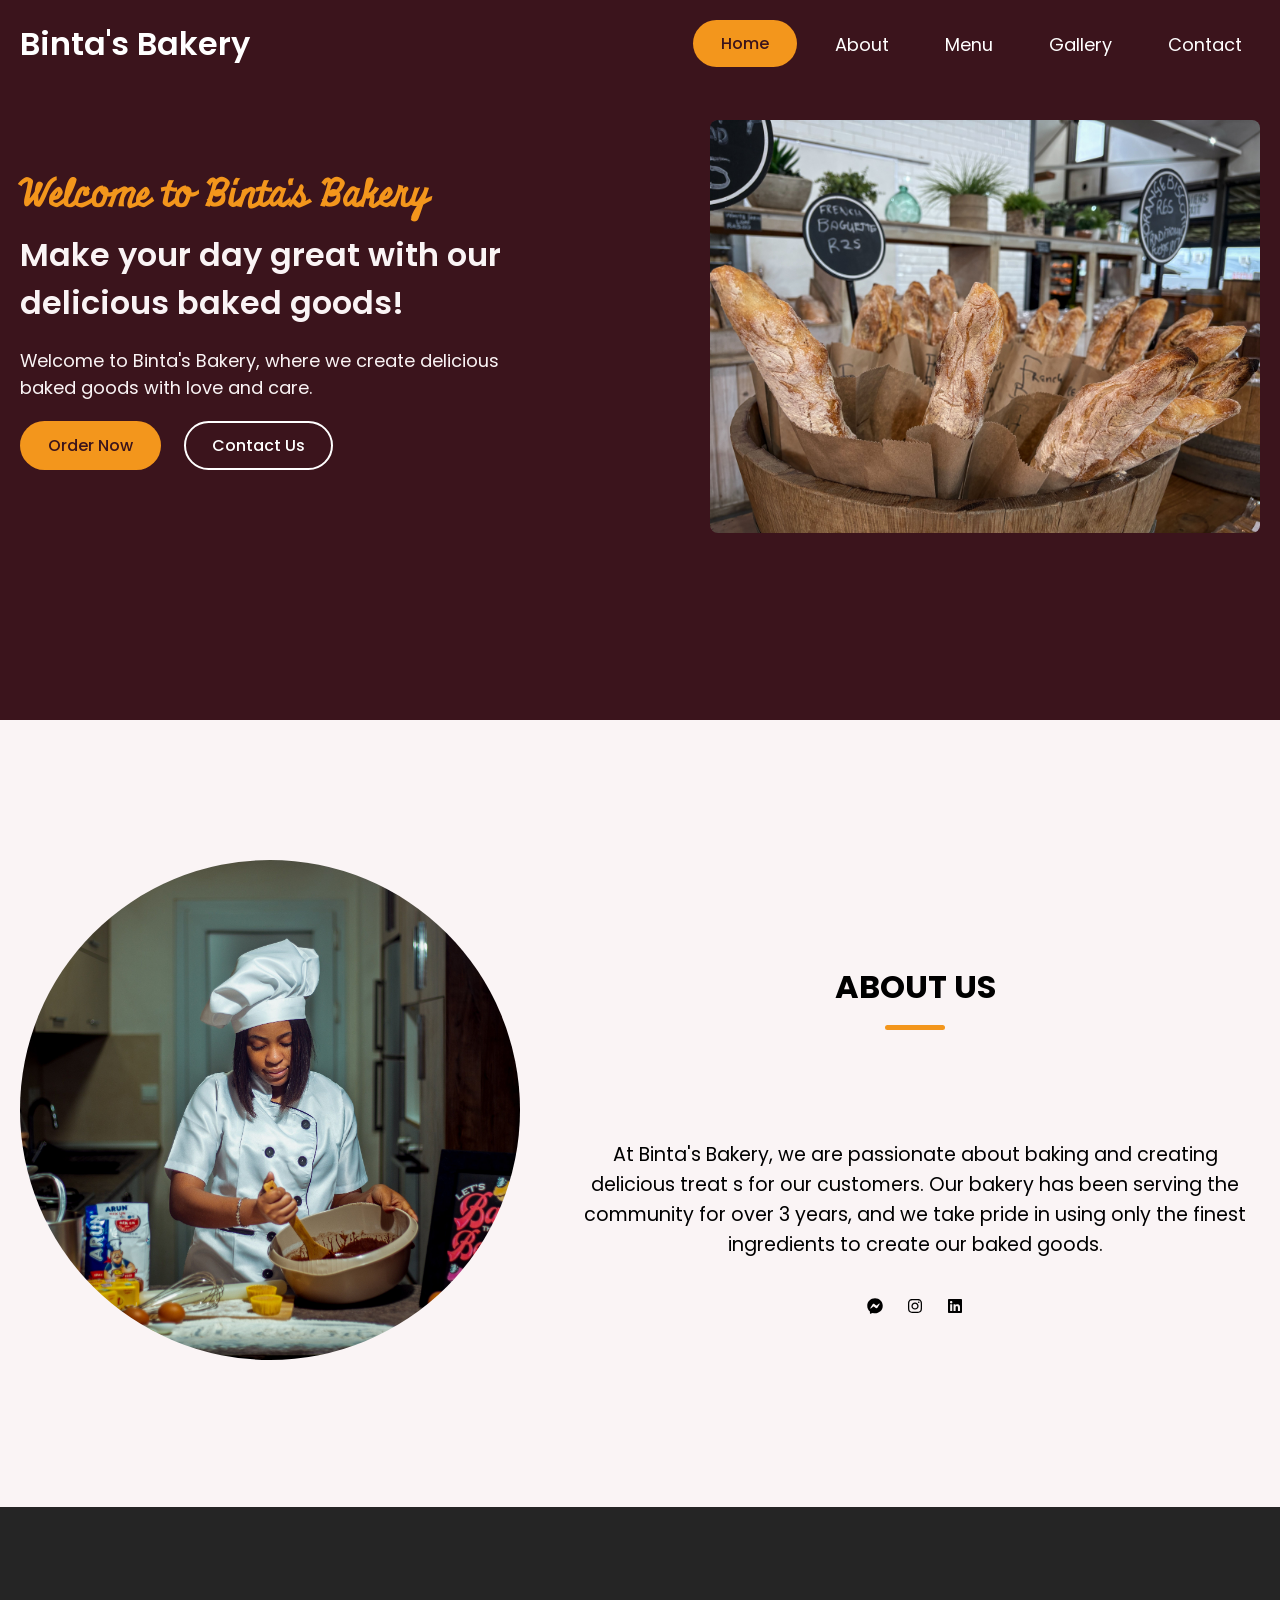
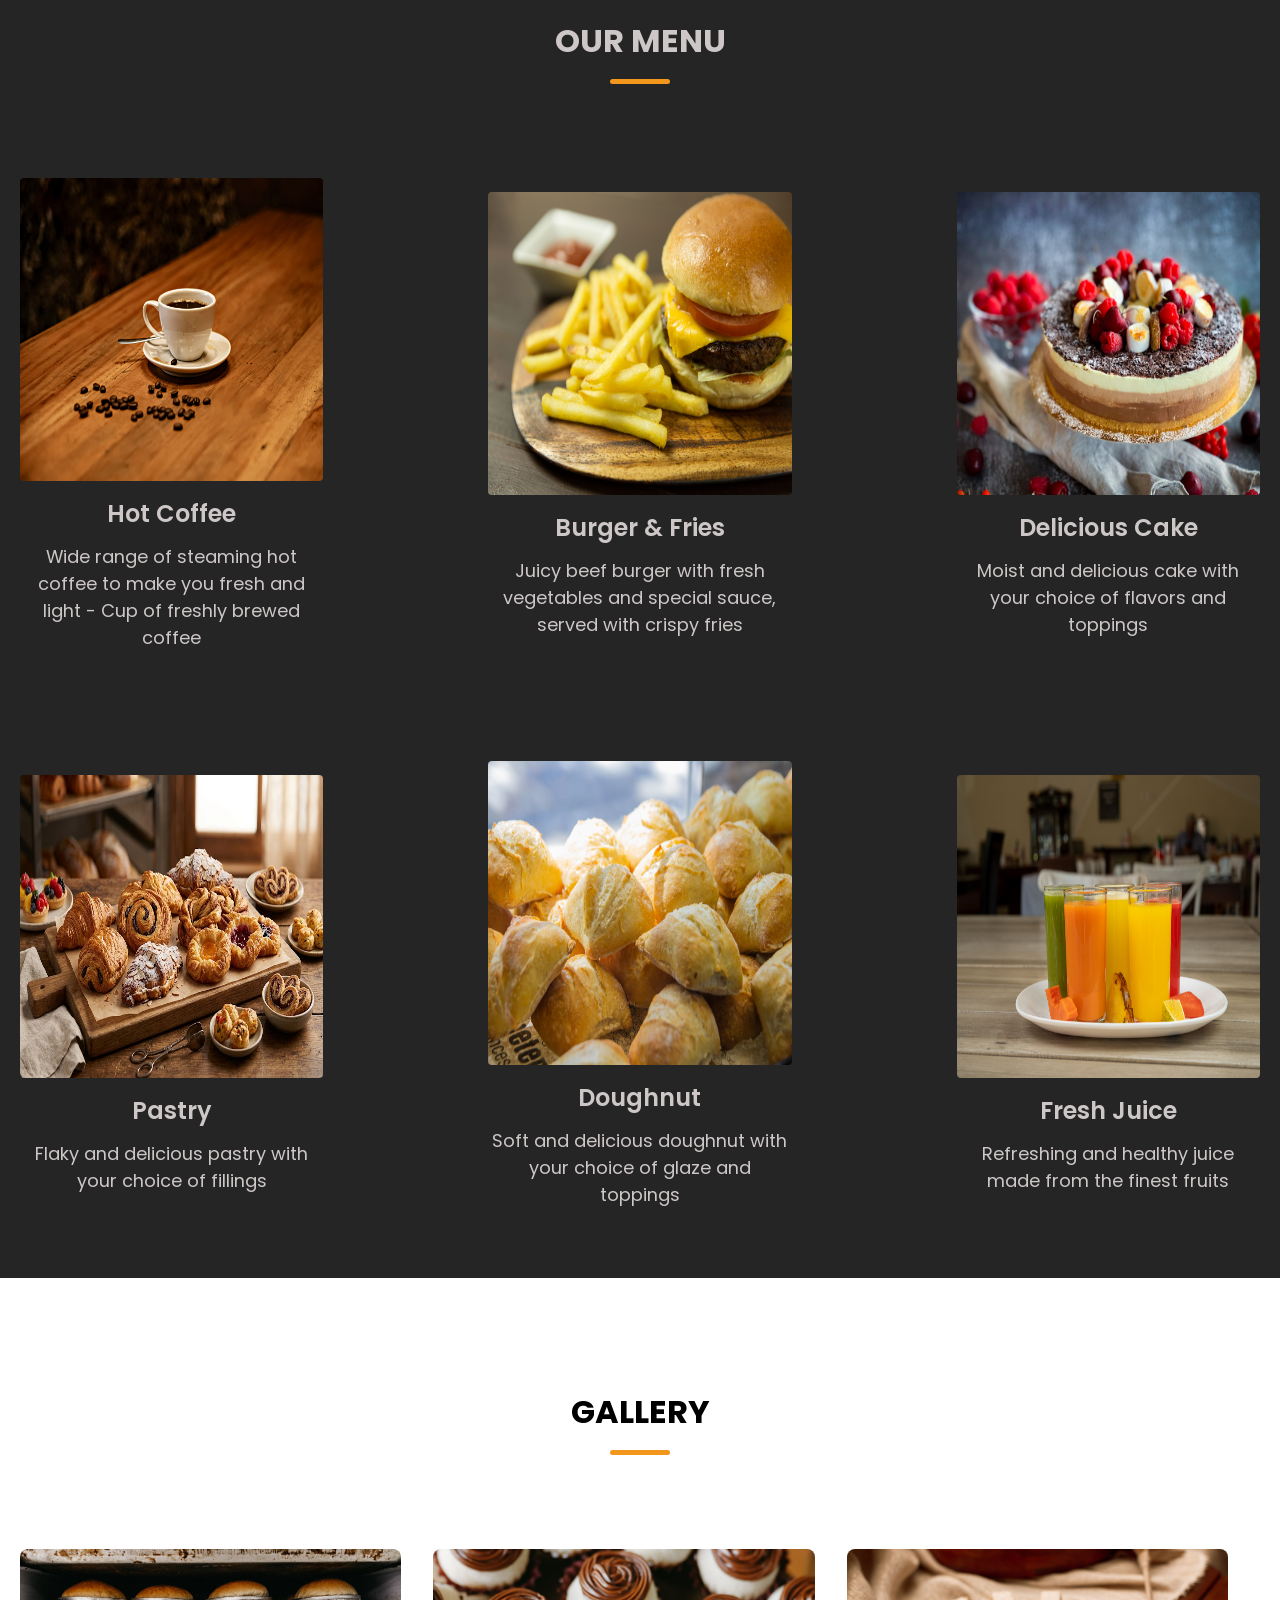
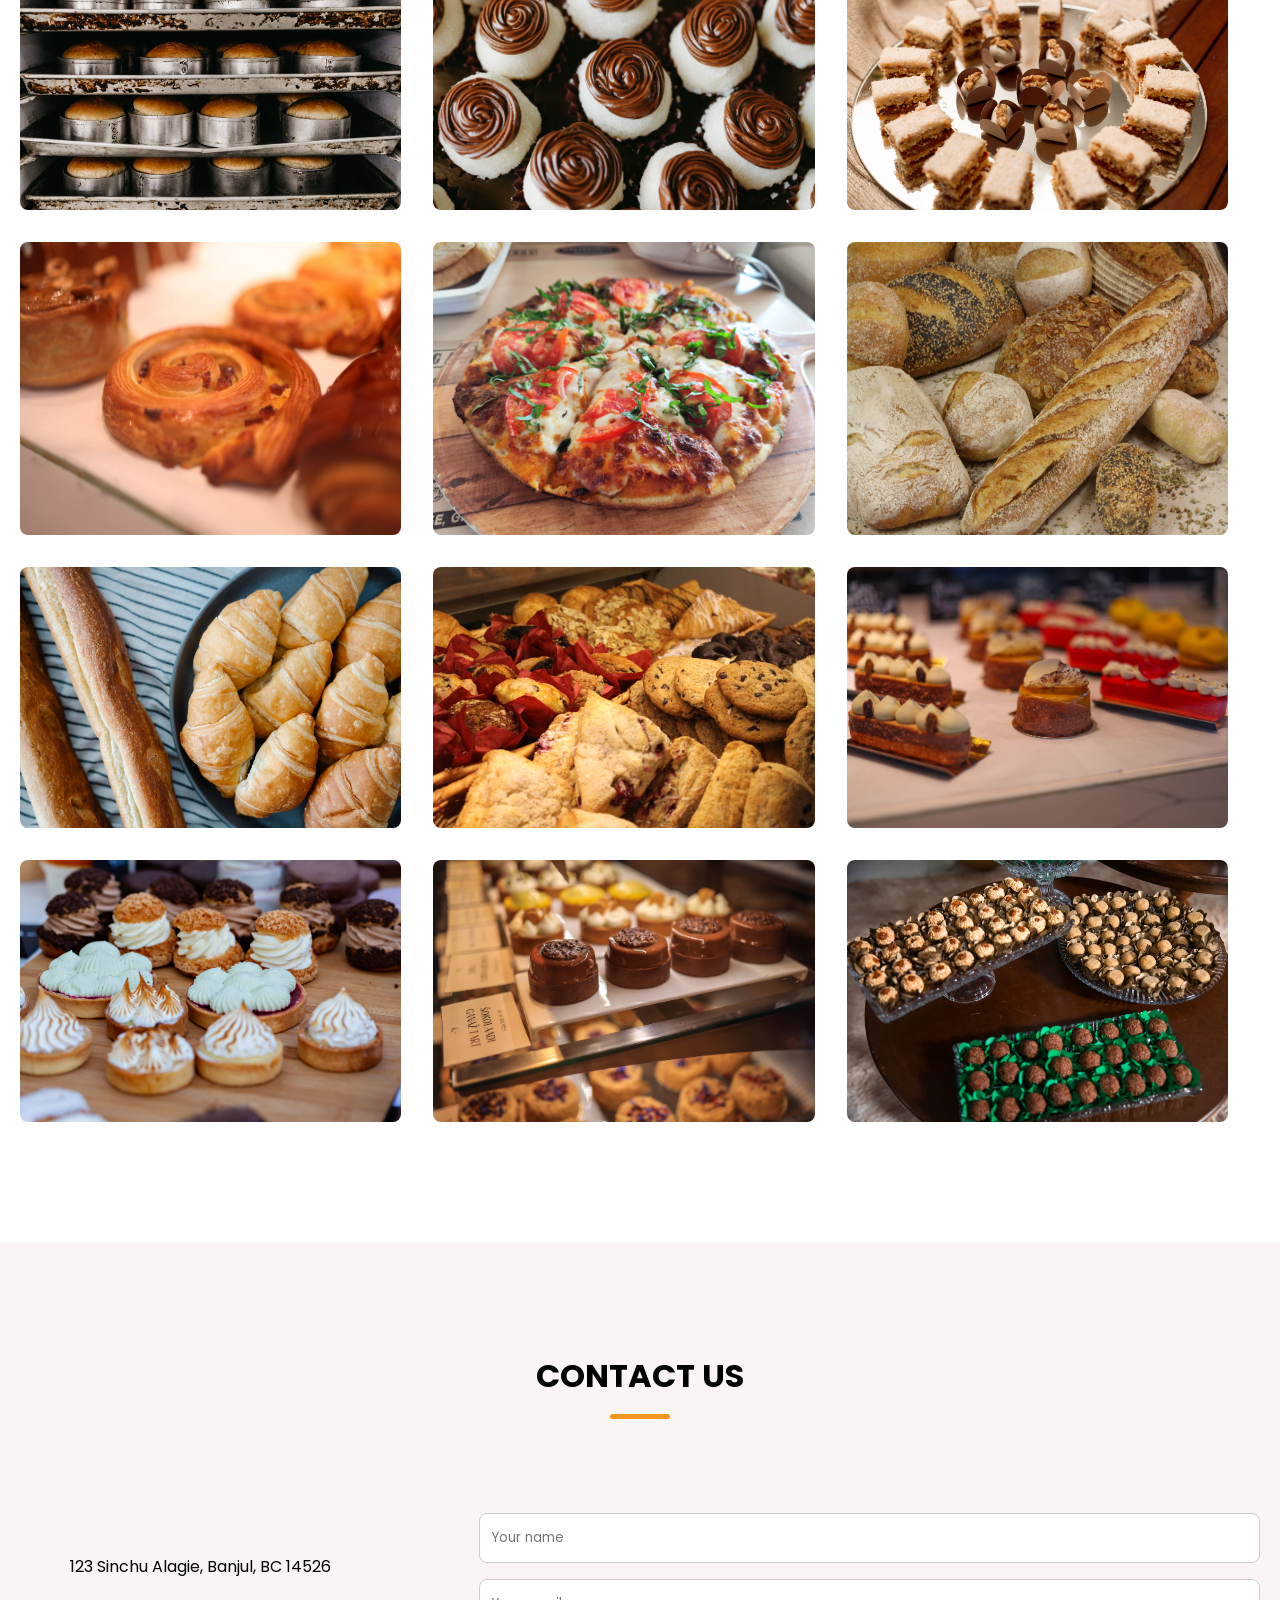
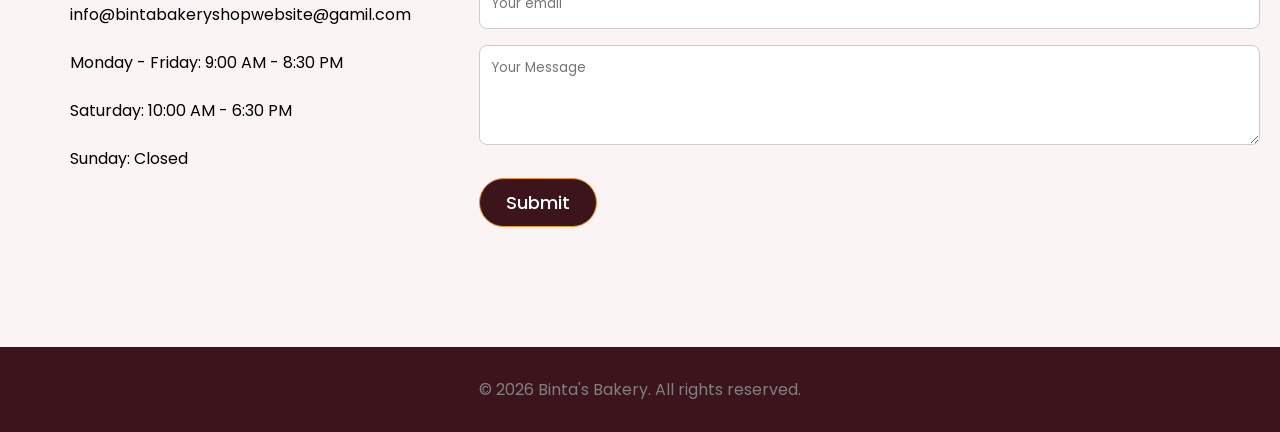
<file: index.html>
<!DOCTYPE html>
<html lang="en">

<head>
    <meta charset="UTF-8">
    <meta name="viewport" content="width=device-width, initial-scale=1.0">
    <title>Binta's Bakery</title>
    <link rel="stylesheet" href="./style.css">
</head>

<body>
    <header>

        <nav class="navbar" class="section-content">
            <h1 class="nav-logo">Binta's Bakery</h1>
            <ul class="nav-menu">
                <li class="nav-item">
                    <a href="#home" class="home">Home</a>
                </li>
                <li class="nav-item">
                    <a href="#about" class="nav-link">About</a>
                </li>
                <li class="nav-item">
                    <a href="#menu" class="nav-link">Menu</a>
                </li>
                <li class="nav-item">
                    <a href="#gallery" class="nav-link">Gallery</a>
                </li>
                <li class="nav-item">
                    <a href="#contact" class="nav-link">Contact</a>
                </li>

            </ul>
        </nav>
    </header>

    <main>
        <div class="hero-section" id="home">
            <div class="section-content">
                <div class="hero-details">
                    <h1 class="title">Welcome to Binta's Bakery</h1>
                    <h2 class="subtitle">Make your day great with our delicious baked goods!</h2>
                    <p class="description">Welcome to Binta's Bakery, where we create delicious baked goods with love
                        and care.</p>

                    <div class="buttons">
                        <a href="#" class="button order-now">Order Now</a>
                        <a href="#" class="button contact-us">Contact Us</a>
                    </div>
                </div>
                <div class="hero-image-wrapper">
                    <img src="./image/bread-30826793.jpg" alt="Binta's Bakery" class="hero-image">
                </div>

            </div>
        </div>

        <!-- About Section -->
        <section class="about-section" id="about">
            <div class="section-content">
                <div class="about-image-wrapper">
                    <img src="./image/about.jpg" alt="About Binta's Bakery" class="about-image">
                </div>
                <div class="about-details">
                    <h2 class="section-title">About Us</h2>
                    <div class="underline"></div>
                    <p class="text">At Binta's Bakery, we are passionate about baking and creating
                        delicious treat s for our customers. Our bakery has been serving the community for over 3 years,
                        and we take pride in using only the finest ingredients to create our baked goods.</p>

                    <div class="social-link-list">
                        <a href="http://www.facebook.com/eliyasu.jogojallow.3/" class="social-link" target="_blank"><img
                                src="facebook-messenger-brands-solid-full.svg" alt="Facebook" height="20px"></a>
                        <a href="http://www.instagram.com/jogojalloweliyasu/" class="social-link" target="_blank"><img
                                src="instagram-brands-solid-full.svg" alt="Instagram" height="20px"></a>
                        <a href="http://www.linkedin.com/in/eliyasujallow/" class="social-link" target="_blank"><img
                                src="linkedin-brands-solid-full.svg" alt="Linkedin" height="20px" color="white"></a>
                    </div>
                </div>
            </div>
        </section>
        <!-- menu section -->
        <section class="menu-section" id="menu">
            <h2 class="section-title">Our Menu</h2>
            <div class="underline"></div>
            <div class="section-content">
                <ul class="menu-list">
                    <li class="menu-item">
                        <img src="./image/cofee.jpg" alt="Hot Coffee" class="menu-image">
                        <div class="menu-details">
                            <h3 class="name">Hot Coffee</h3>
                            <p class="text">Wide range of steaming hot coffee to make you fresh and light - Cup of
                                freshly brewed coffee</p>
                        </div>
                    </li>
                    <li class="menu-item">
                        <img src="./image/bueger1.jpg" alt="Burger" class="menu-image">
                        <div class="menu-details">
                            <h3 class="name">Burger & Fries</h3>
                            <p class="text">Juicy beef burger with fresh vegetables and special sauce, served with
                                crispy fries</p>
                        </div>
                    </li>

                    <li class="menu-item">
                        <img src="./image/cake2.jpg" alt="Cake" class="menu-image">
                        <div class="menu-details">
                            <h3 class="name">Delicious Cake</h3>
                            <p class="text">Moist and delicious cake with your choice of flavors and toppings</p>
                        </div>
                    </li>
                    <li class="menu-item">
                        <img src="./image/pastry.jpg" alt="Pastry" class="menu-image">
                        <div class="menu-details">
                            <h3 class="name">Pastry</h3>
                            <p class="text">Flaky and delicious pastry with your choice of fillings</p>
                        </div>
                    </li>
                    <li class="menu-item">
                        <img src="./image/doughnut.jpg" alt="Doughnut" class="menu-image">
                        <div class="menu-details">
                            <h3 class="name">Doughnut</h3>
                            <p class="text">Soft and delicious doughnut with your choice of glaze and toppings</p>
                        </div>
                    </li>
                    <li class="menu-item">
                        <img src="./image/juice.jpg" alt="Juice" class="menu-image">
                        <div class="menu-details">
                            <h3 class="name">Fresh Juice</h3>
                            <p class="text">Refreshing and healthy juice made from the finest fruits</p>
                        </div>
                    </li>

                </ul>

            </div>

        </section>
        <!-- gallery -->
        <section class="gallery-section" id="gallery">
            <h2 class="section-title">Gallery</h2>
            <div class="underline"></div>
            <div class="section-content">
                <ul class="gallery-list">
                    <li class="gallery-item">
                        <img src="./image/bread2.jpg" alt="Gallery" class="gallery-image">
                    </li>
                    <li class="gallery-item">
                        <img src="./image/cup-cake.jpg" alt="Gallery" class="gallery-image">
                    </li>
                    <li class="gallery-item">
                        <img src="./image/cake1.jpg" alt="Gallery" class="gallery-image">
                    </li>
                    <li class="gallery-item">
                        <img src="./image/doughnut3.jpg" alt="Gallery" class="gallery-image">
                    </li>
                    <li class="gallery-item">
                        <img src="./image/pizzer.jpg" alt="Gallery" class="gallery-image">
                    </li>
                    <li class="gallery-item">
                        <img src="./image/loca.jpg" alt="Gallery" class="gallery-image">
                    </li>
                    <li class="gallery-item">
                        <img src="./image/doughnut2.jpg" alt="Gallery" class="gallery-image">
                    </li>
                    <li class="gallery-item">
                        <img src="./image/cukies.jpg" alt="Gallery" class="gallery-image">
                    </li>
                    <li class="gallery-item">
                        <img src="./image/cup-cake4.jpg" alt="Gallery" class="gallery-image">
                    </li>
                    <li class="gallery-item">
                        <img src="./image/cup-cake1.jpg" alt="Gallery" class="gallery-image">
                    </li>
                    <li class="gallery-item">
                        <img src="./image/cup-cake5.jpg" alt="Gallery" class="gallery-image">
                    </li>
                    <li class="gallery-item">
                        <img src="./image/cup-cake6.jpg" alt="Gallery" class="gallery-image">
                    </li>

                </ul>
            </div>
        </section>
        <!-- content -->

        <section class="contact-section sect" id="contact">
            <h2 class="section-title">Contact Us</h2>
            <div class="underline"></div>
            <div class="section-content">
                <ul class="contact-info-list">
                    <li class="contact-info">
                        <i class="fa-solid fa-location-crosshais"></i>
                        <p>123 Sinchu Alagie, Banjul, BC 14526</p>
                    </li>
                    <li class="contact-info">
                        <i class="fa-solid fa-envelope"></i>
                        <p>info@bintabakeryshopwebsite@gamil.com</p>
                    </li>
                    <li class="contact-info">
                        <i class="fa-regular fa-clock"></i>
                        <p>Monday - Friday: 9:00 AM - 8:30 PM</p>
                    </li>
                    <li class="contact-info">
                        <i class="fa-regular fa-clock"></i>
                        <p>Saturday: 10:00 AM - 6:30 PM</p>
                    </li>
                    <li class="contact-info">
                        <i class="fa-regular fa-clock"></i>
                        <p>Sunday: Closed</p>
                    </li>
                </ul>
                <form action="#" class="contact-form">
                    <input type="text" placeholder="Your name" class="form-input">
                    <input type="email" placeholder="Your email" class="form-input">
                    <textarea placeholder="Your Message" class="form-input" required></textarea>
                    <button class="submit-button">Submit</button>
                </form>
            </div>

        </section>

    </main>

    <footer>
        <p>&copy; 2026 Binta's Bakery. All rights reserved.</p>
    </footer>
</body>

</html>
</file>
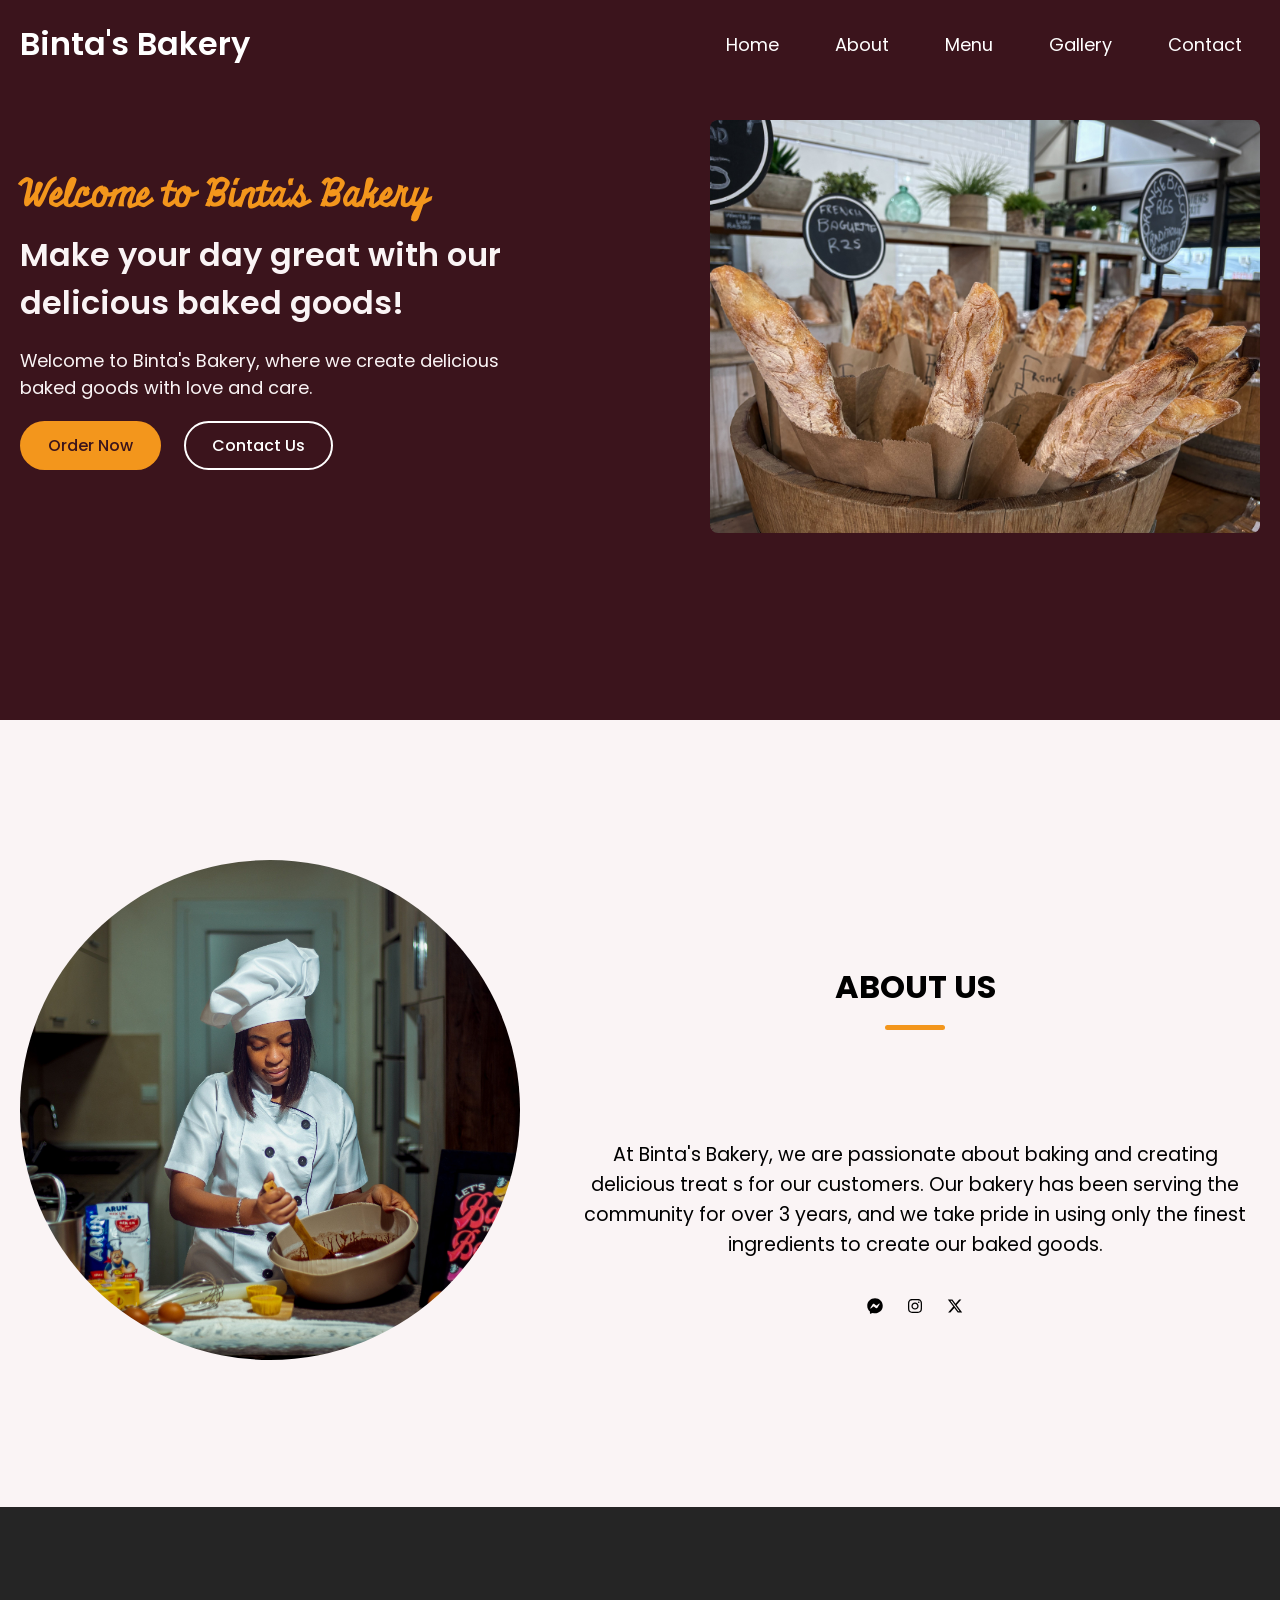
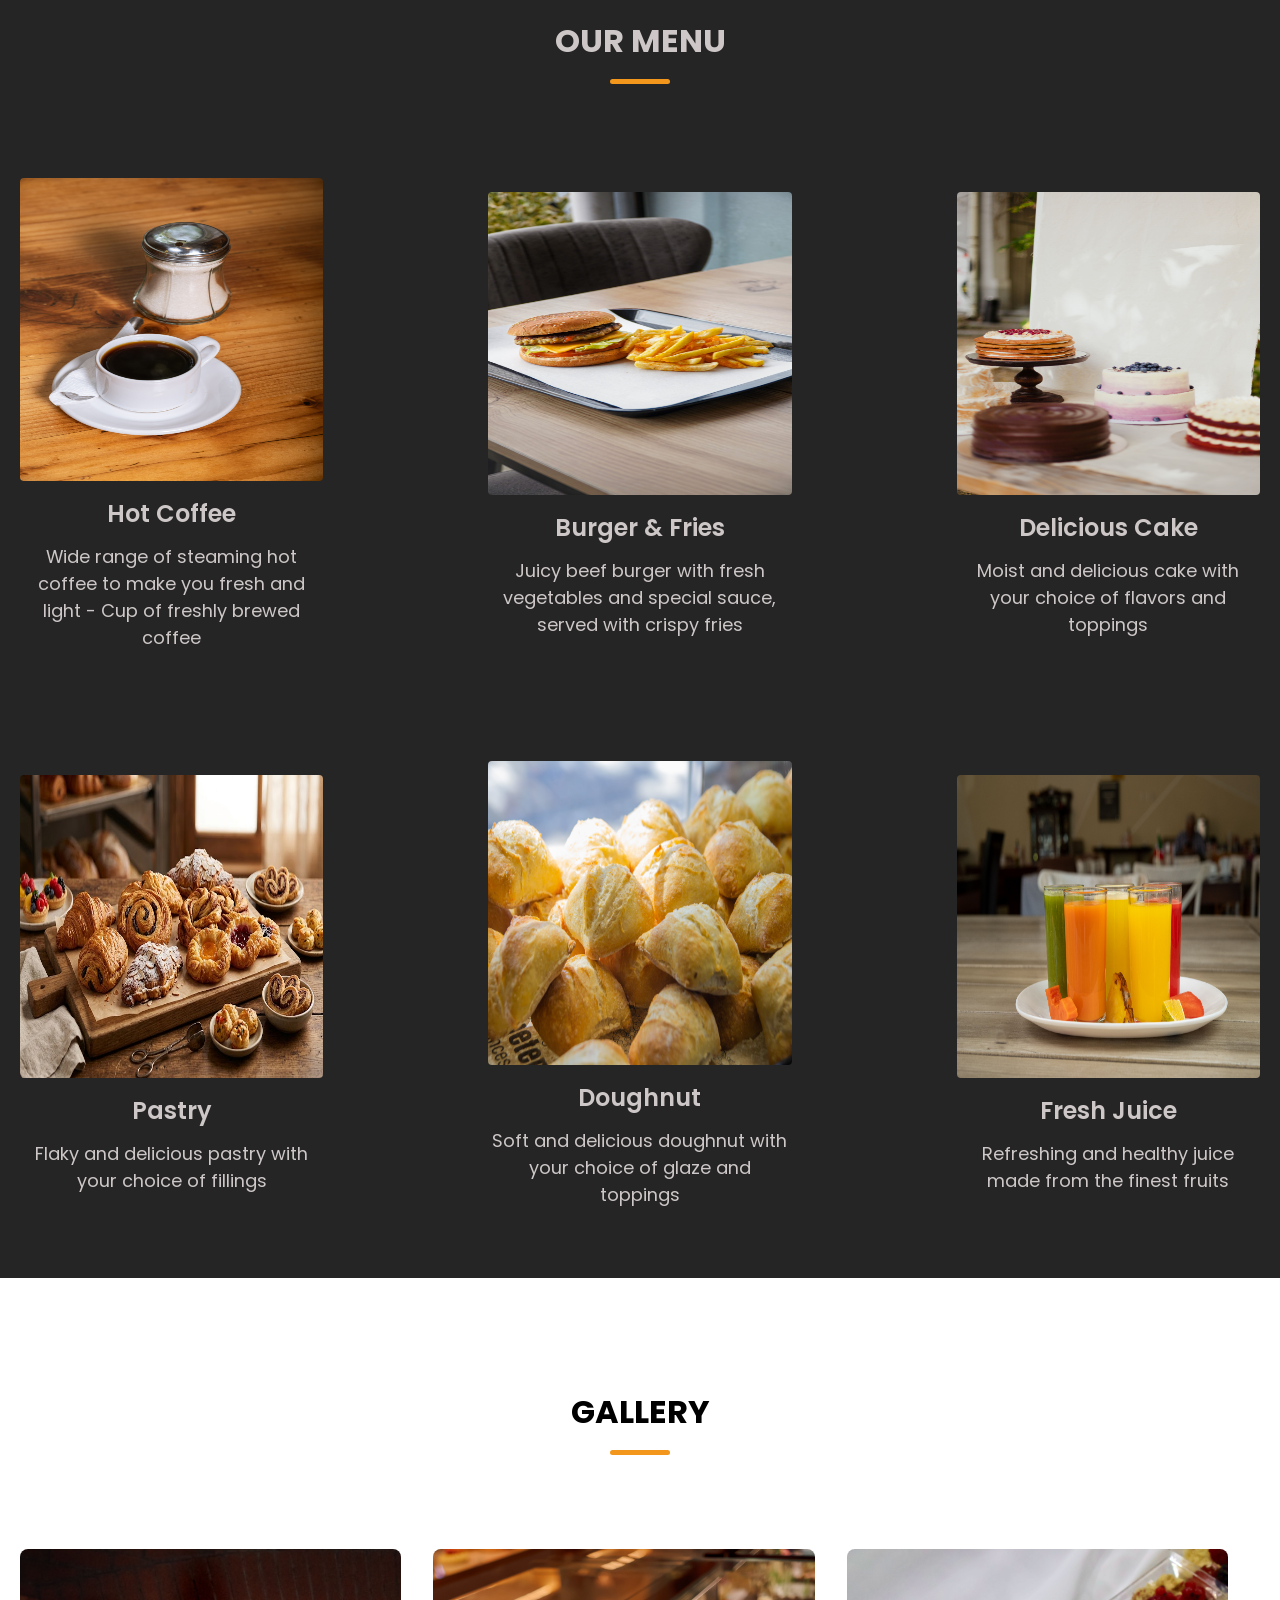
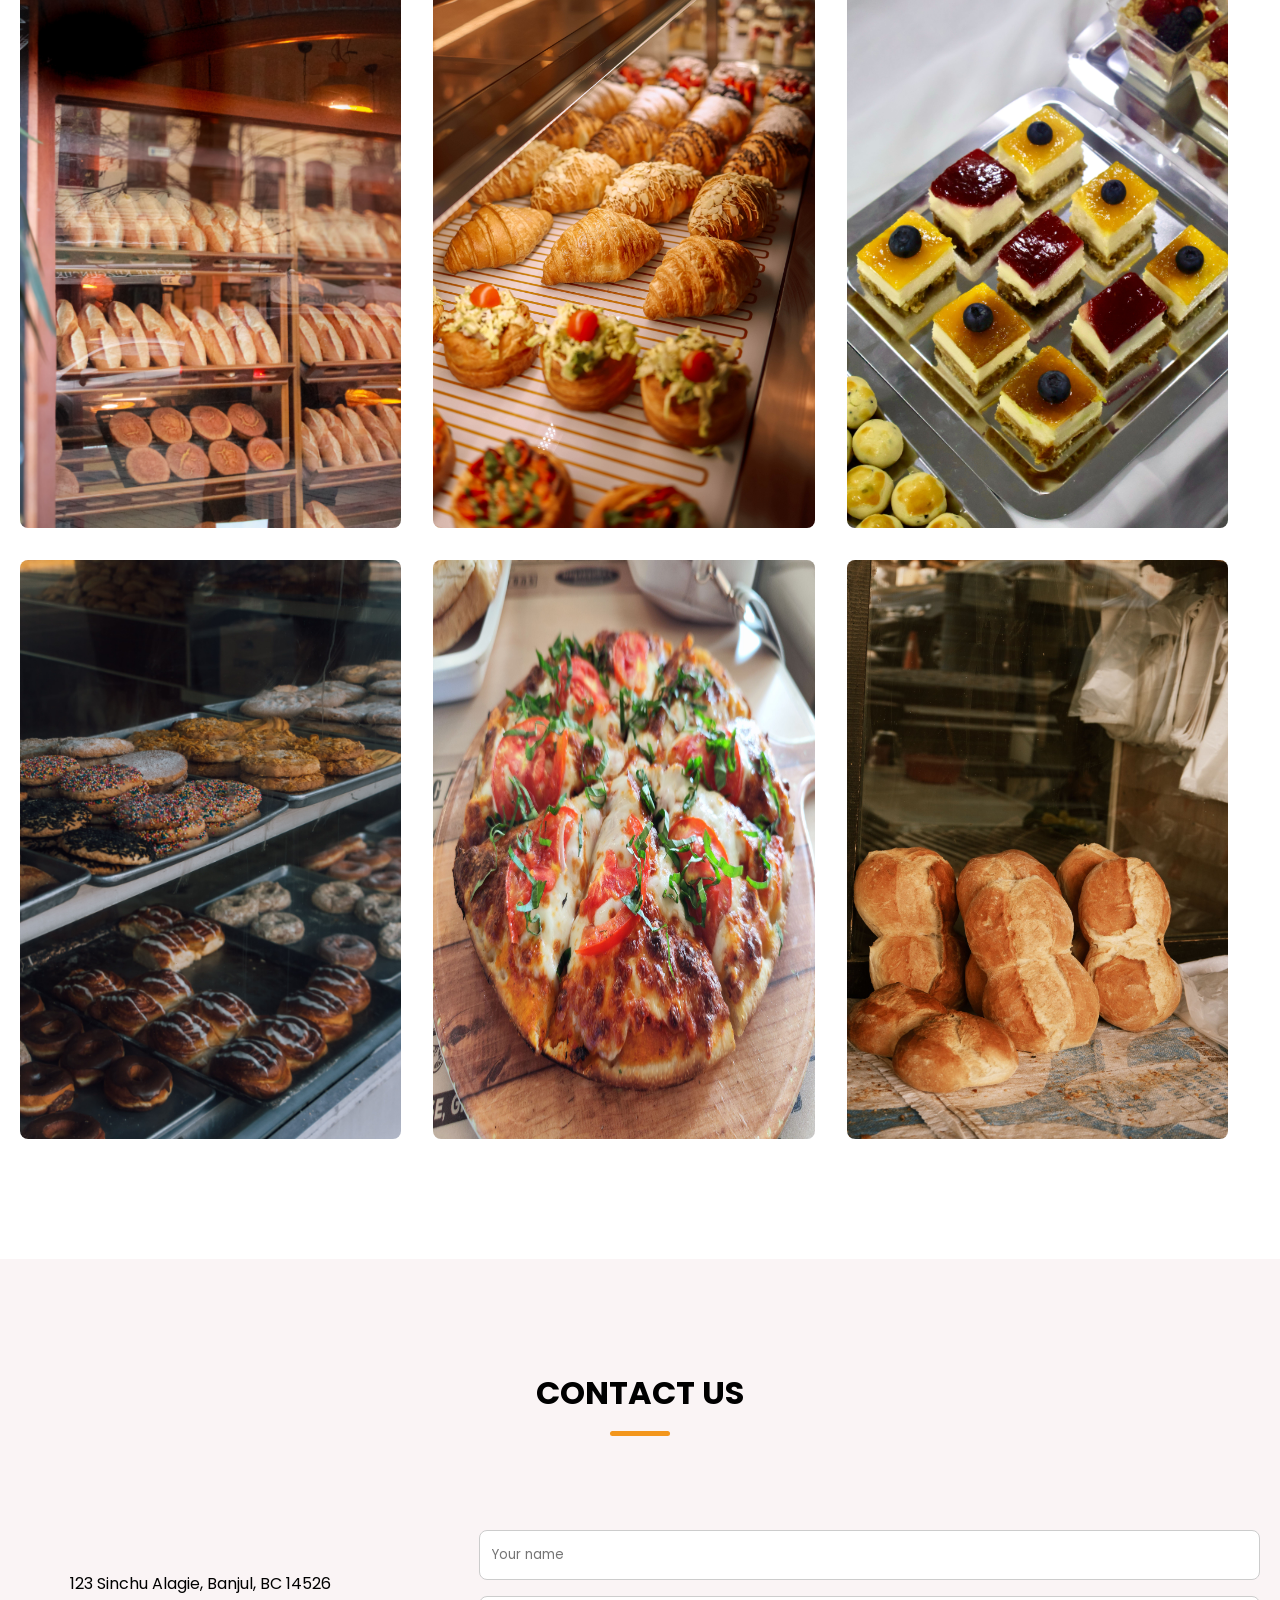
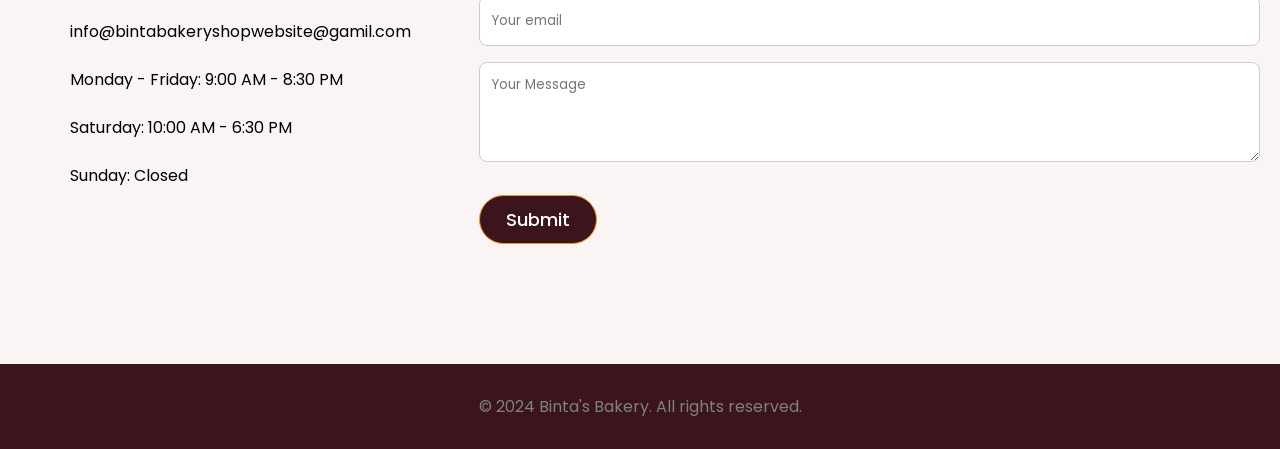
<file: indext - Copy.html>
<!DOCTYPE html>
<html lang="en">

<head>
    <meta charset="UTF-8">
    <meta name="viewport" content="width=device-width, initial-scale=1.0">
    <title>Binta's Bakery</title>
    <link rel="stylesheet" href="style.css">
</head>

<body>
    <header>

        <nav class="navbar" class="section-content">
            <h1 class="nav-logo">Binta's Bakery</h1>
            <ul class="nav-menu">
                <li class="nav-item">
                    <a href="#home" class="nav-link">Home</a>
                </li>
                <li class="nav-item">
                    <a href="#about" class="nav-link">About</a>
                </li>
                <li class="nav-item">
                    <a href="#menu" class="nav-link">Menu</a>
                </li>
                <li class="nav-item">
                    <a href="#gallery" class="nav-link">Gallery</a>
                </li>
                <li class="nav-item">
                    <a href="#contact" class="nav-link">Contact</a>
                </li>

            </ul>
        </nav>
    </header>

    <main>
        <div class="hero-section" id="home">
            <div class="section-content">
                <div class="hero-details">
                    <h1 class="title">Welcome to Binta's Bakery</h1>
                    <h2 class="subtitle">Make your day great with our delicious baked goods!</h2>
                    <p class="description">Welcome to Binta's Bakery, where we create delicious baked goods with love
                        and care.</p>

                    <div class="buttons">
                        <a href="#" class="button order-now">Order Now</a>
                        <a href="#" class="button contact-us">Contact Us</a>
                    </div>
                </div>
                <div class="hero-image-wrapper">
                    <img src="image/bread-30826793.jpg" alt="Binta's Bakery" class="hero-image">
                </div>

            </div>
        </div>

        <!-- About Section -->
        <section class="about-section" id="about">
            <div class="section-content">
                <div class="about-image-wrapper">
                    <img src="image/about.jpg" alt="About Binta's Bakery" class="about-image">
                </div>
                <div class="about-details">
                    <h2 class="section-title">About Us</h2>
                    <div class="underline"></div>
                    <p class="text">At Binta's Bakery, we are passionate about baking and creating
                        delicious treat s for our customers. Our bakery has been serving the community for over 3 years,
                        and we take pride in using only the finest ingredients to create our baked goods.</p>

                    <div class="social-link-list">
                        <a href="#" class="social-link"><img src="facebook-messenger-brands-solid-full.svg"
                                alt="Facebook" height="20px"></a>
                        <a href="#" class="social-link"><img src="instagram-brands-solid-full.svg" alt="Instagram"
                                height="20px"></a>
                        <a href="#" class="social-link"><img src="x-twitter-brands-solid-full.svg" alt="Twitter"
                                height="20px" color="white"></a>
                    </div>
                </div>
            </div>
        </section>
        <!-- menu section -->
        <section class="menu-section" id="menu">
            <h2 class="section-title">Our Menu</h2>
            <div class="underline"></div>
            <div class="section-content">
                <ul class="menu-list">
                    <li class="menu-item">
                        <img src="image/coffee.jpg" alt="Hot Coffee" class="menu-image">
                        <div class="menu-details">
                            <h3 class="name">Hot Coffee</h3>
                            <p class="text">Wide range of steaming hot coffee to make you fresh and light - Cup of
                                freshly brewed coffee</p>
                        </div>
                    </li>
                    <li class="menu-item">
                        <img src="image/burger-with-chips.jpg" alt="Burger" class="menu-image">
                        <div class="menu-details">
                            <h3 class="name">Burger & Fries</h3>
                            <p class="text">Juicy beef burger with fresh vegetables and special sauce, served with
                                crispy fries</p>
                        </div>
                    </li>

                    <li class="menu-item">
                        <img src="image/birthday-cake.jpg" alt="Cake" class="menu-image">
                        <div class="menu-details">
                            <h3 class="name">Delicious Cake</h3>
                            <p class="text">Moist and delicious cake with your choice of flavors and toppings</p>
                        </div>
                    </li>
                    <li class="menu-item">
                        <img src="image/pastry.jpg" alt="Pastry" class="menu-image">
                        <div class="menu-details">
                            <h3 class="name">Pastry</h3>
                            <p class="text">Flaky and delicious pastry with your choice of fillings</p>
                        </div>
                    </li>
                    <li class="menu-item">
                        <img src="image/doughnut.jpg" alt="Doughnut" class="menu-image">
                        <div class="menu-details">
                            <h3 class="name">Doughnut</h3>
                            <p class="text">Soft and delicious doughnut with your choice of glaze and toppings</p>
                        </div>
                    </li>
                    <li class="menu-item">
                        <img src="image/juice.jpg" alt="Juice" class="menu-image">
                        <div class="menu-details">
                            <h3 class="name">Fresh Juice</h3>
                            <p class="text">Refreshing and healthy juice made from the finest fruits</p>
                        </div>
                    </li>

                </ul>

            </div>

        </section>
        <!-- gallery -->
        <section class="gallery-section" id="gallery">
            <h2 class="section-title">Gallery</h2>
            <div class="underline"></div>
            <div class="section-content">
                <ul class="gallery-list">
                    <li class="gallery-item">
                        <img src="image/bakery.jpg" alt="Gallery" class="gallery-image">
                    </li>
                    <li class="gallery-item">
                        <img src="image/bread.jpg" alt="Gallery" class="gallery-image">
                    </li>
                    <li class="gallery-item">
                        <img src="image/cake.jpg" alt="Gallery" class="gallery-image">
                    </li>
                    <li class="gallery-item">
                        <img src="image/pastry1.jpg" alt="Gallery" class="gallery-image">
                    </li>
                    <li class="gallery-item">
                        <img src="image/pizzer.jpg" alt="Gallery" class="gallery-image">
                    </li>
                    <li class="gallery-item">
                        <img src="image/local-bread.jpg" alt="Gallery" class="gallery-image">
                    </li>

                </ul>
            </div>
        </section>
        <!-- content -->

        <section class="contact-section sect" id="contact">
            <h2 class="section-title">Contact Us</h2>
            <div class="underline"></div>
            <div class="section-content">
                <ul class="contact-info-list">
                    <li class="contact-info">
                        <i class="fa-solid fa-location-crosshais"></i>
                        <p>123 Sinchu Alagie, Banjul, BC 14526</p>
                    </li>
                    <li class="contact-info">
                        <i class="fa-solid fa-envelope"></i>
                        <p>info@bintabakeryshopwebsite@gamil.com</p>
                    </li>
                    <li class="contact-info">
                        <i class="fa-regular fa-clock"></i>
                        <p>Monday - Friday: 9:00 AM - 8:30 PM</p>
                    </li>
                    <li class="contact-info">
                        <i class="fa-regular fa-clock"></i>
                        <p>Saturday: 10:00 AM - 6:30 PM</p>
                    </li>
                    <li class="contact-info">
                        <i class="fa-regular fa-clock"></i>
                        <p>Sunday: Closed</p>
                    </li>
                </ul>
                <form action="#" class="contact-form">
                    <input type="text" placeholder="Your name" class="form-input">
                    <input type="email" placeholder="Your email" class="form-input">
                    <textarea placeholder="Your Message" class="form-input" required></textarea>
                    <button class="submit-button">Submit</button>
                </form>
            </div>

        </section>

    </main>

    <footer>
        <p>&copy; 2024 Binta's Bakery. All rights reserved.</p>
    </footer>
</body>

</html>
</file>
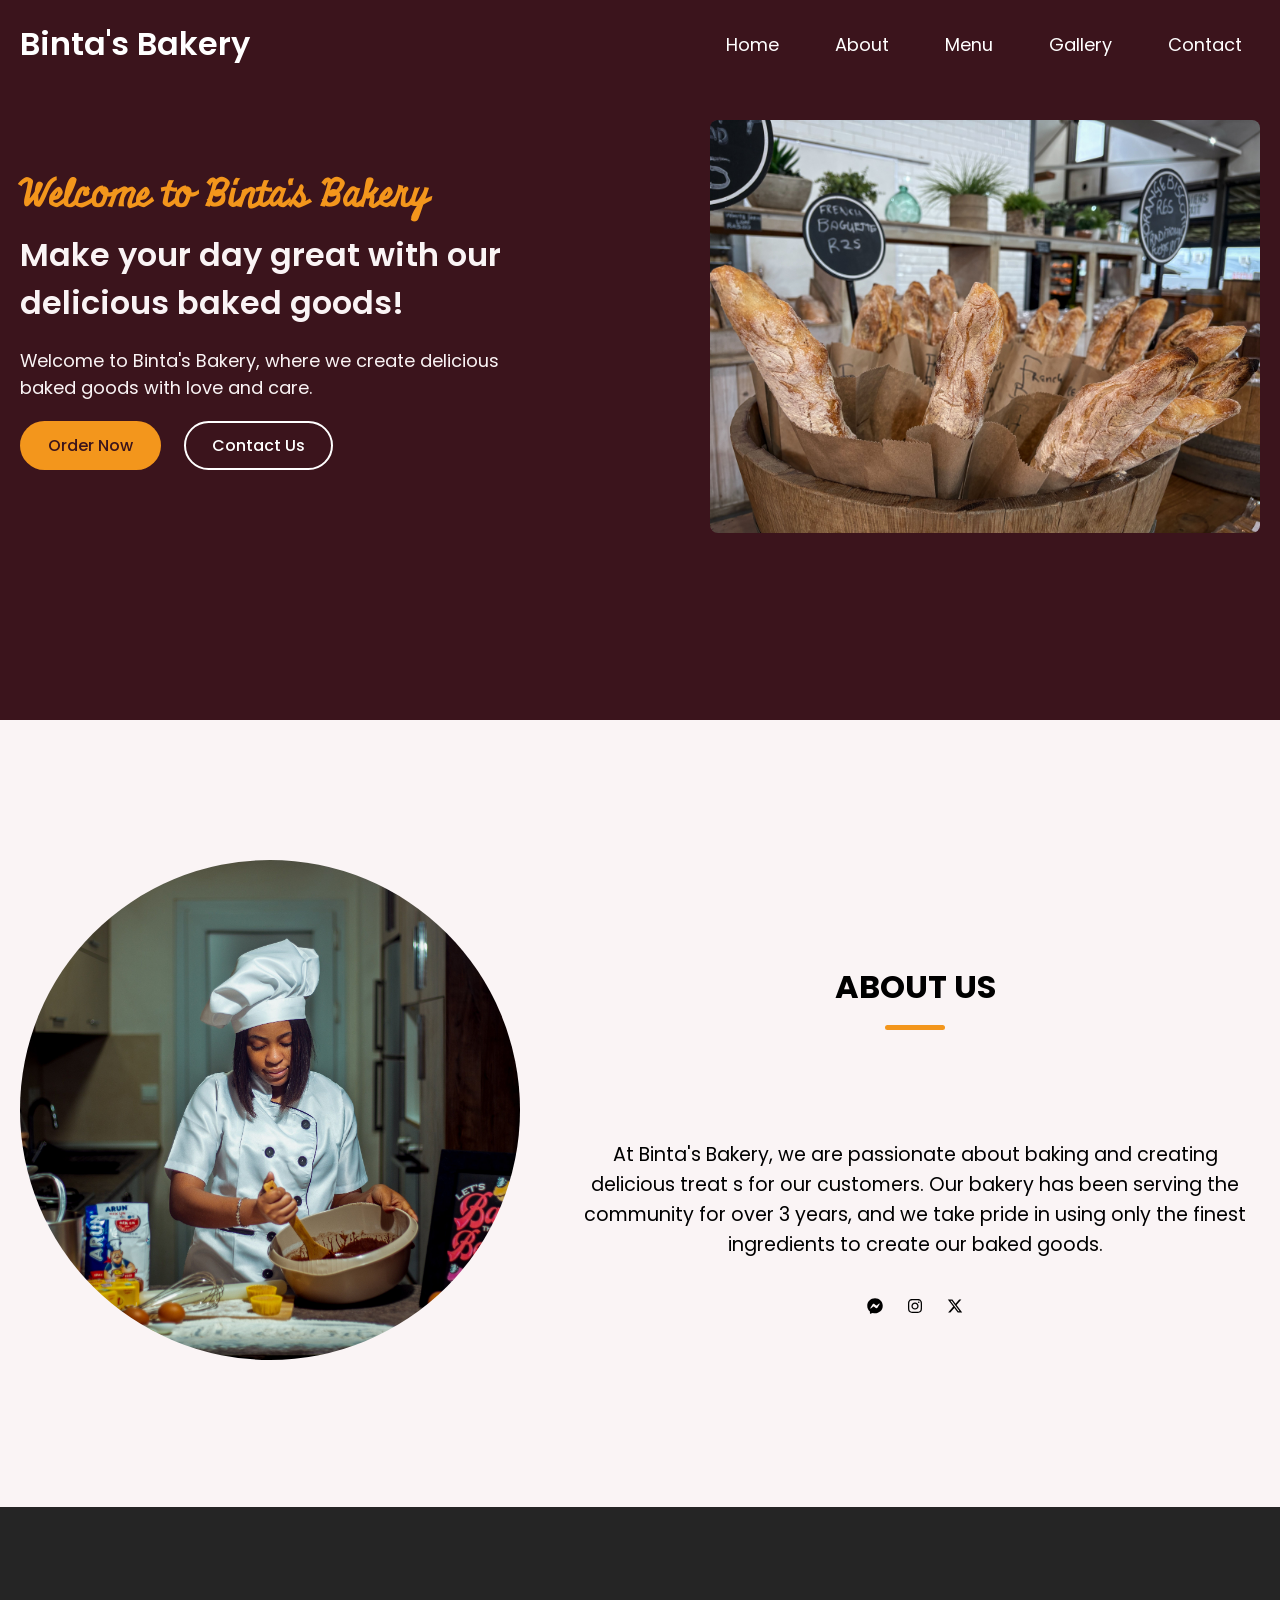
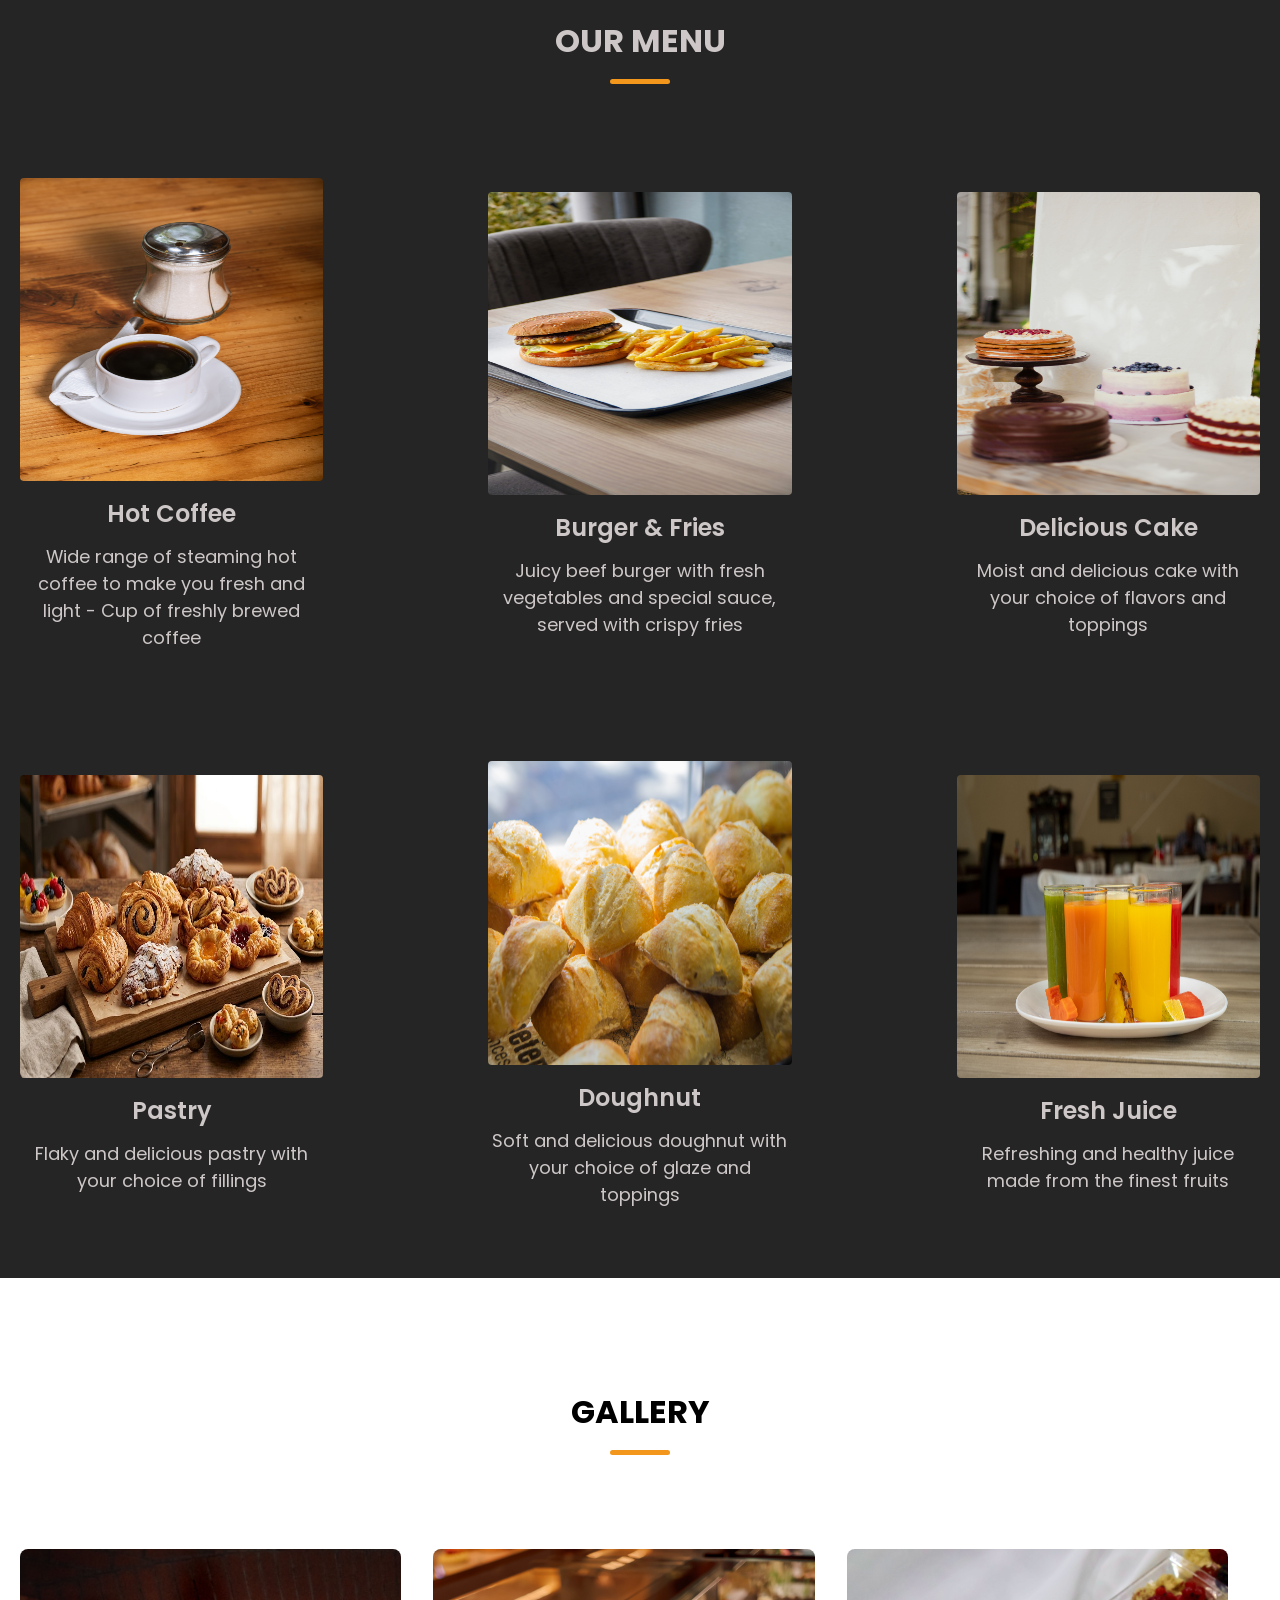
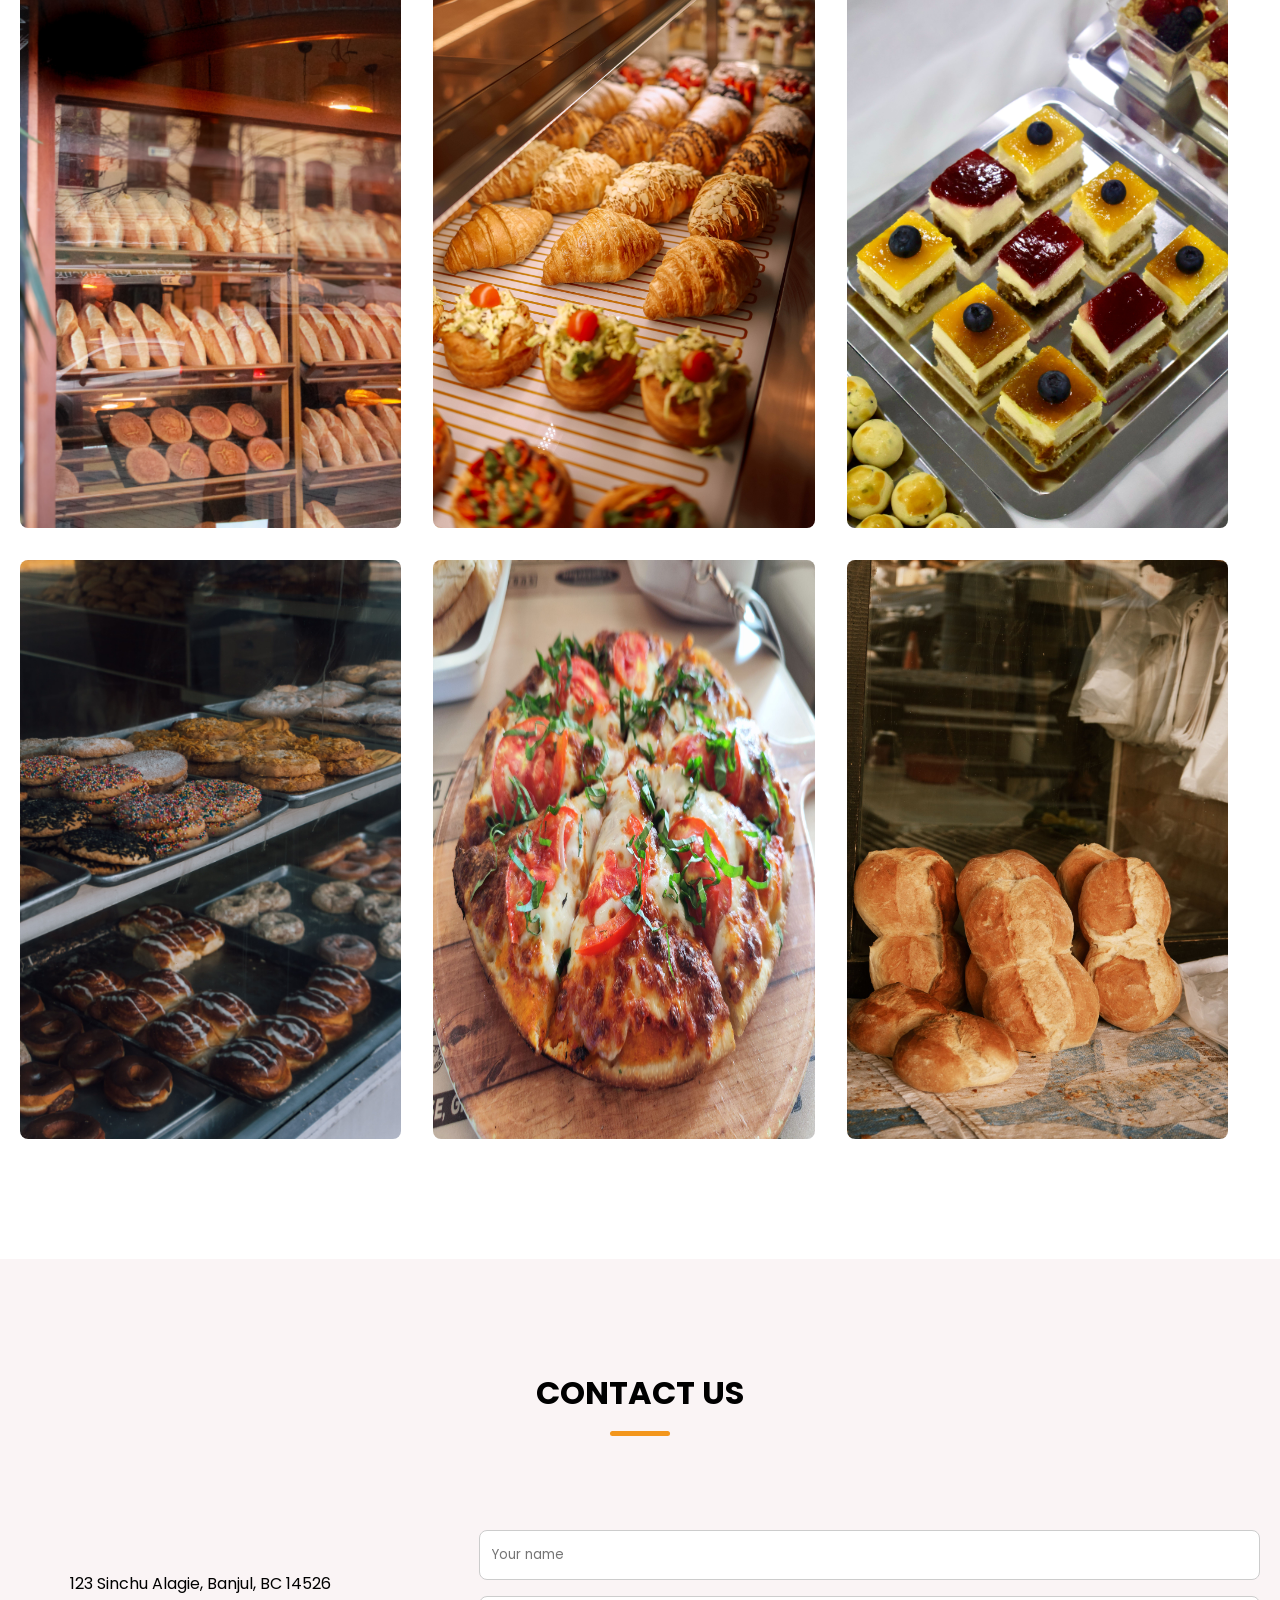
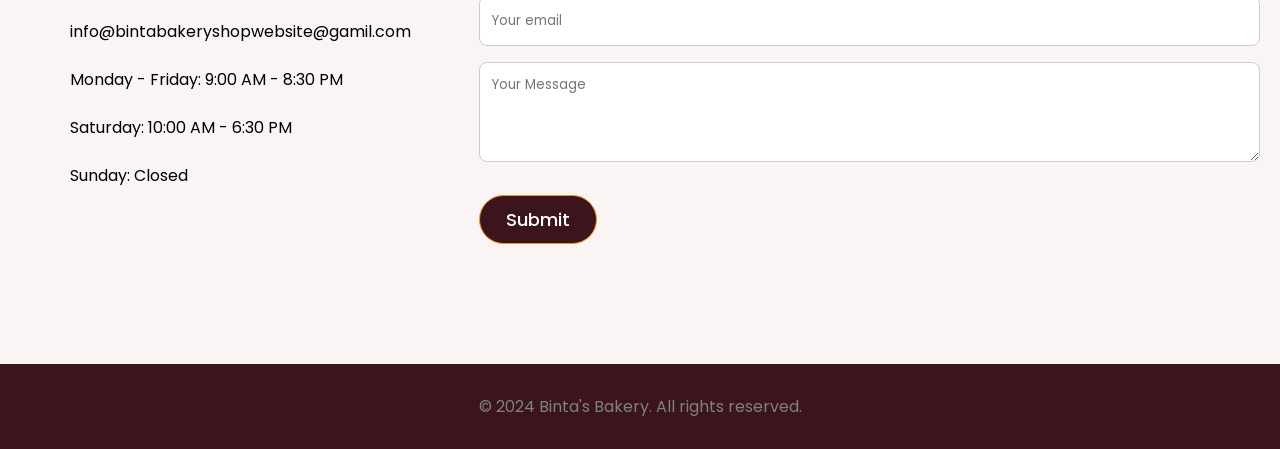
<file: indext.html>
<!DOCTYPE html>
<html lang="en">

<head>
    <meta charset="UTF-8">
    <meta name="viewport" content="width=device-width, initial-scale=1.0">
    <title>Binta's Bakery</title>
    <link rel="stylesheet" href="./style.css">
</head>

<body>
    <header>

        <nav class="navbar" class="section-content">
            <h1 class="nav-logo">Binta's Bakery</h1>
            <ul class="nav-menu">
                <li class="nav-item">
                    <a href="#home" class="nav-link">Home</a>
                </li>
                <li class="nav-item">
                    <a href="#about" class="nav-link">About</a>
                </li>
                <li class="nav-item">
                    <a href="#menu" class="nav-link">Menu</a>
                </li>
                <li class="nav-item">
                    <a href="#gallery" class="nav-link">Gallery</a>
                </li>
                <li class="nav-item">
                    <a href="#contact" class="nav-link">Contact</a>
                </li>

            </ul>
        </nav>
    </header>

    <main>
        <div class="hero-section" id="home">
            <div class="section-content">
                <div class="hero-details">
                    <h1 class="title">Welcome to Binta's Bakery</h1>
                    <h2 class="subtitle">Make your day great with our delicious baked goods!</h2>
                    <p class="description">Welcome to Binta's Bakery, where we create delicious baked goods with love
                        and care.</p>

                    <div class="buttons">
                        <a href="#" class="button order-now">Order Now</a>
                        <a href="#" class="button contact-us">Contact Us</a>
                    </div>
                </div>
                <div class="hero-image-wrapper">
                    <img src="./image/bread-30826793.jpg" alt="Binta's Bakery" class="hero-image">
                </div>

            </div>
        </div>

        <!-- About Section -->
        <section class="about-section" id="about">
            <div class="section-content">
                <div class="about-image-wrapper">
                    <img src="./image/about.jpg" alt="About Binta's Bakery" class="about-image">
                </div>
                <div class="about-details">
                    <h2 class="section-title">About Us</h2>
                    <div class="underline"></div>
                    <p class="text">At Binta's Bakery, we are passionate about baking and creating
                        delicious treat s for our customers. Our bakery has been serving the community for over 3 years,
                        and we take pride in using only the finest ingredients to create our baked goods.</p>

                    <div class="social-link-list">
                        <a href="#" class="social-link"><img src="facebook-messenger-brands-solid-full.svg"
                                alt="Facebook" height="20px"></a>
                        <a href="#" class="social-link"><img src="instagram-brands-solid-full.svg" alt="Instagram"
                                height="20px"></a>
                        <a href="#" class="social-link"><img src="x-twitter-brands-solid-full.svg" alt="Twitter"
                                height="20px" color="white"></a>
                    </div>
                </div>
            </div>
        </section>
        <!-- menu section -->
        <section class="menu-section" id="menu">
            <h2 class="section-title">Our Menu</h2>
            <div class="underline"></div>
            <div class="section-content">
                <ul class="menu-list">
                    <li class="menu-item">
                        <img src="./image/coffee.jpg" alt="Hot Coffee" class="menu-image">
                        <div class="menu-details">
                            <h3 class="name">Hot Coffee</h3>
                            <p class="text">Wide range of steaming hot coffee to make you fresh and light - Cup of
                                freshly brewed coffee</p>
                        </div>
                    </li>
                    <li class="menu-item">
                        <img src="./image/burger-with-chips.jpg" alt="Burger" class="menu-image">
                        <div class="menu-details">
                            <h3 class="name">Burger & Fries</h3>
                            <p class="text">Juicy beef burger with fresh vegetables and special sauce, served with
                                crispy fries</p>
                        </div>
                    </li>

                    <li class="menu-item">
                        <img src="./image/birthday-cake.jpg" alt="Cake" class="menu-image">
                        <div class="menu-details">
                            <h3 class="name">Delicious Cake</h3>
                            <p class="text">Moist and delicious cake with your choice of flavors and toppings</p>
                        </div>
                    </li>
                    <li class="menu-item">
                        <img src="./image/pastry.jpg" alt="Pastry" class="menu-image">
                        <div class="menu-details">
                            <h3 class="name">Pastry</h3>
                            <p class="text">Flaky and delicious pastry with your choice of fillings</p>
                        </div>
                    </li>
                    <li class="menu-item">
                        <img src="./image/doughnut.jpg" alt="Doughnut" class="menu-image">
                        <div class="menu-details">
                            <h3 class="name">Doughnut</h3>
                            <p class="text">Soft and delicious doughnut with your choice of glaze and toppings</p>
                        </div>
                    </li>
                    <li class="menu-item">
                        <img src="./image/juice.jpg" alt="Juice" class="menu-image">
                        <div class="menu-details">
                            <h3 class="name">Fresh Juice</h3>
                            <p class="text">Refreshing and healthy juice made from the finest fruits</p>
                        </div>
                    </li>

                </ul>

            </div>

        </section>
        <!-- gallery -->
        <section class="gallery-section" id="gallery">
            <h2 class="section-title">Gallery</h2>
            <div class="underline"></div>
            <div class="section-content">
                <ul class="gallery-list">
                    <li class="gallery-item">
                        <img src="./image/bakery.jpg" alt="Gallery" class="gallery-image">
                    </li>
                    <li class="gallery-item">
                        <img src="./image/bread.jpg" alt="Gallery" class="gallery-image">
                    </li>
                    <li class="gallery-item">
                        <img src="./image/cake.jpg" alt="Gallery" class="gallery-image">
                    </li>
                    <li class="gallery-item">
                        <img src="./image/pastry1.jpg" alt="Gallery" class="gallery-image">
                    </li>
                    <li class="gallery-item">
                        <img src="./image/pizzer.jpg" alt="Gallery" class="gallery-image">
                    </li>
                    <li class="gallery-item">
                        <img src="./image/local-bread.jpg" alt="Gallery" class="gallery-image">
                    </li>

                </ul>
            </div>
        </section>
        <!-- content -->

        <section class="contact-section sect" id="contact">
            <h2 class="section-title">Contact Us</h2>
            <div class="underline"></div>
            <div class="section-content">
                <ul class="contact-info-list">
                    <li class="contact-info">
                        <i class="fa-solid fa-location-crosshais"></i>
                        <p>123 Sinchu Alagie, Banjul, BC 14526</p>
                    </li>
                    <li class="contact-info">
                        <i class="fa-solid fa-envelope"></i>
                        <p>info@bintabakeryshopwebsite@gamil.com</p>
                    </li>
                    <li class="contact-info">
                        <i class="fa-regular fa-clock"></i>
                        <p>Monday - Friday: 9:00 AM - 8:30 PM</p>
                    </li>
                    <li class="contact-info">
                        <i class="fa-regular fa-clock"></i>
                        <p>Saturday: 10:00 AM - 6:30 PM</p>
                    </li>
                    <li class="contact-info">
                        <i class="fa-regular fa-clock"></i>
                        <p>Sunday: Closed</p>
                    </li>
                </ul>
                <form action="#" class="contact-form">
                    <input type="text" placeholder="Your name" class="form-input">
                    <input type="email" placeholder="Your email" class="form-input">
                    <textarea placeholder="Your Message" class="form-input" required></textarea>
                    <button class="submit-button">Submit</button>
                </form>
            </div>

        </section>

    </main>

    <footer>
        <p>&copy; 2024 Binta's Bakery. All rights reserved.</p>
    </footer>
</body>

</html>
</file>
<file: style.css>
@import url("https://fonts.googleapis.com/css2?family=Miniver&family=Poppins:ital,wght@0,100;0,500;0,800;0,900;1,100;1,300;1,400&display=swap");
* {
  margin: 0;
  padding: 0;
  box-sizing: border-box;
  font-family: "Poppins", sans-serif;
}

header {
  position: fixed;
  width: 100%;
  background-color: #3b141c;
}

.navbar {
  margin: auto;
  padding: 20px;
  max-width: 1300px;
}
header .navbar {
  display: flex;
  padding: 20px;
  align-items: center;
  justify-content: space-between;
}
ul {
  list-style: none;
}
a {
  text-decoration: none;
  /* color: white; */
}
button {
  cursor: pointer;
  border: none;
  background: none;
}
img {
  width: 100%;
}
.navbar .nav-menu {
  display: flex;
  gap: 20px;
}
.navbar .nav-logo {
  color: white;
  font-size: 2rem;
  font-weight: 600;
}
.navbar .nav-menu .nav-link {
  padding: 10px 18px;
  color: white;
  border-radius: 30px;
  font-size: 1.12rem;
  transition: 0.3s ease;
}
.home {
  background-color: #f3961c;
  padding: 10px 26px;
  color: #3b141c;
  font-weight: 500;
  border-radius: 30px;
  border: 2px solid transparent;
  transition: 0.3s ease;
}
.nav-menu .nav-item .home:hover {
  color: #fff;
  border-color: #fff;
  background: transparent;
}
.navbar .nav-menu .nav-link:hover {
  background-color: #f3961c;
  color: white;
  /* transform: scale(1.1); */
}
.hero-section {
  background-color: #3b141c;
  min-height: 80vh;
}
.hero-section .section-content {
  display: flex;
  align-items: center;
  /* min-height: 100vh; */
  color: #faf4f5;
  justify-content: space-between;
}

.hero-details {
  margin-top: 80px;
}

.hero-section .hero-details .title {
  font-size: 2.3rem;
  color: #f3961c;
  font-family: "Miniver", sans-serif;
}

.hero-section .hero-details .subtitle {
  font-size: 2rem;
  margin-top: 8px;
  max-width: 70%;
  font-weight: 600;
}

.hero-section .hero-details .description {
  font-size: 1.12rem;
  margin-top: 20px;
  margin-bottom: 20px;
  max-width: 70%;
}

.section-content {
  margin: auto;
  padding: 20px;
  max-width: 1300px;
}
.section-title {
  text-align: center;
  font-size: 2rem;
  padding: 60px;
  text-transform: uppercase;
  font-family: "Poppins", sans-serif;
}
.hero-section .hero-image-wrapper {
  max-width: 550px;
  /* height: 550px; */
  /* position: relative;
  z-index: 50; */
  margin-top: 100px;

  /* overflow: hidden; */
}
.hero-image-wrapper .hero-image {
  width: 100%;
  height: 100%;
  border-radius: 8px;
}

.hero-section .hero-details .buttons {
  display: flex;
  gap: 23px;
}

.hero-section .hero-details .button {
  padding: 10px 26px;
  color: #3b141c;
  background-color: #f3961c;
  border-radius: 30px;
  border: 2px solid transparent;
  font-weight: 500;
  transition: 0.3s ease;
}

.hero-section .hero-details .button:hover,
.hero-section .hero-details .contact-us {
  color: #fff;
  border-color: #fff;
  background: transparent;
}

.hero-section .hero-details .contact-us:hover {
  color: #3b141c;
  background: #f3961c;
  border-color: #f3961c;
}
/* about section */
.about-section {
  padding: 120px 0;
  background: #faf4f5;
}
.underline {
  width: 60px;
  border-radius: 10px;
  height: 5px;
  margin: 14px auto;
  background-color: #f3961c;
  position: relative;
  bottom: 60px;
}
.about-section .section-content {
  display: flex;
  gap: 50px;
  align-items: center;
  justify-content: space-between;
}
.about-section .about-image-wrapper .about-image {
  width: 500px;
  height: 500px;
  object-fit: cover;
  border-radius: 50%;
}
.about-section .about-details .title {
  font-size: 2rem;
  text-transform: uppercase;
  text-align: center;
  color: #3b141c;
  font-family: "Miniver", sans-serif;
}

.about-section .about-details .text {
  line-height: 30px;
  margin: 50px 0 30px;
  text-align: center;
  font-size: 1.2rem;
}
.social-link-list {
  display: flex;
  justify-content: center;
  gap: 20px;
}

.about-section .social-link-list .social-link {
  color: #3b141c;
  font-size: 1.5rem;
  transition: 0.2s ease;
}

.social-link-list .social-link img:hover {
  color: #f3961c;
}
/* menu section */
.menu-section {
  color: #cec7c7;
  background-color: #252525;
  padding: 50px 0;
}
.menu-section .menu-list {
  display: flex;
  flex-wrap: wrap;
  gap: 110px;
  align-items: center;
  justify-content: space-between;
}
.menu-section .menu-list .menu-item {
  display: flex;
  flex-direction: column;
  align-items: center;
  justify-content: space-between;
  text-align: center;
  width: calc(100% / 3 - 110px);
}
.menu-section .menu-list .menu-item .menu-image {
  max-width: 500px;
  aspect-ratio: 1;
  margin-bottom: 15px;
  object-fit: fill;
  border-radius: 4px;
}
.menu-section .menu-list .menu-item .name {
  margin-top: 12px 0;
  font-size: 1.5rem;
  margin-bottom: 12px;
  font-weight: 600;
}
.menu-section .menu-list .menu-item .text {
  font-size: 1.12rem;
}
/* gallery-section */
.gallery.menu-section .menu-list .menu-item .text {
  font-size: 1.12rem;
}
.gallery-section {
  padding: 50px 0 100px;
}
.gallery-section .gallery-list {
  display: flex;
  flex-wrap: wrap;
  gap: 32px;
}
.gallery-section .gallery-list .gallery-item {
  border-radius: 8px;
  overflow: hidden;
  width: calc(100% / 3 - 32px);
}
.gallery-section .gallery-item .gallery-image {
  width: 100%;
  height: 100%;
  transition: 0.3s ease;
  cursor: zoom-in;
  /* object-fit: contain; */
}
.gallery-section .gallery-item:hover .gallery-image {
  transform: scale(1.3);
}
/* contact section */
.contact-section {
  padding: 50px 0 100px;
  background-color: #faf4f5;
}
.contact-section .section-content {
  display: flex;
  gap: 48px;
  align-items: flex-start;
  justify-content: space-between;
}
.contact-section .contact-info-list .contact-info {
  display: flex;
  gap: 30px;
  max-width: 20px 0;
  align-items: center;
}
.contact-info-list {
  padding: 30px 20px;
  line-height: 3;
}
.contact-section .contact-info-list .contact-info i {
  font-size: 1.12rem;
}

.contact-section .contact-form .form-input {
  width: 100%;
  height: 50px;
  padding: 0 12px;
  outline: none;
  margin-bottom: 16px;
  background: #fff;
  border-radius: 8px;
  border: 1px solid #ccc;
}
/* .contact-section .contact-form {
  width: 50%;
} */

.contact-section .contact-form .form-input:focus {
  border-color: #f3961c;
}
.contact-section .contact-form textarea.form-input {
  height: 100px;
  padding: 12px;
  resize: vertical;
}
.contact-section .contact-form .submit-button {
  padding: 10px 26px;
  color: #fff;
  margin-top: 10px;
  background-color: #3b141c;
  border-radius: 30px;
  font-size: 1.12rem;
  border: 1px solid #f3961c;
  font-weight: 500;
  transition: 0.3s ease;
}
.contact-section .contact-form .submit-button:hover {
  background: transparent;
  color: #f3961c;
}
/* footer section */
footer {
  background-color: #3b141c;
  color: gray;
  padding: 30px;
  text-align: center;
}

/* Responsive */

@media (max-width: 800px) {
  html,
  body {
    overflow-x: hidden;
    font-family: "Poppins", sans-serif;
  }

  header .navbar {
    flex-direction: column;
  }

  .nav-logo {
    margin-bottom: 20px;
  }

  .navbar .nav-menu {
    gap: 1px;
    font-weight: 100;
    padding: 4px 6px;
    margin: 0 auto;
  }
  .nav-menu .nav-link a {
    /* gap: 10px; */
    font-weight: 100;
    /* padding: 2px 4px; */
    justify-content: center;
  }

  .navbar .nav-menu .nav-link {
    padding: 10px;
  }

  .home {
    padding: 2px 4px;
  }
  .hero-section .section-content {
    padding-top: 160px;
    flex-direction: column;
    display: flex;
  }

  .hero-details {
    margin-bottom: 40px;
  }

  .hero-section .hero-image-wrapper {
    max-width: 100%;
  }

  .hero-section .hero-details .subtitle {
    font-size: 2rem;
    margin-top: 8px;
    max-width: 100%;
    font-weight: 600;
  }

  .hero-details {
    margin-top: 20px;
  }
  /*about section */
  .about-section .about-image-wrapper .about-image {
    width: 350px;
    height: 300px;
  }
  .about-section .section-content {
    flex-direction: column;
    gap: 10px;
  }

  .hero-section .hero-details .subtitle {
    /* font-size: 2rem; */
    margin-top: 2px;
    /* max-width: 40%; */
    font-weight: 300;
  }
  /* menu section */
  .menu-section .menu-list {
    flex-direction: column;
    flex-wrap: wrap;
  }

  img.menu-image {
    width: 350px;
  }
  .menu-section .menu-list .menu-item .text {
    font-size: 20px;
  }

  .menu-section .menu-list .menu-item {
    width: calc(100% / 2 - 10px);
  }
  /* gallery section */
  .gallery-section .gallery-list {
    flex-direction: column;
    align-items: center;
    gap: 20px;
  }
  .gallery-section .gallery-list {
    width: 100%;
    height: 100%;
    border-bottom: 4px;
  }

  .gallery-section .gallery-list .gallery-item {
    border-radius: 8px;
    overflow: hidden;
    width: 100%;
  }

  /* contact */
  .contact-section .section-content {
    align-items: center;
    flex-direction: column-reverse;
  }
}
</file>
